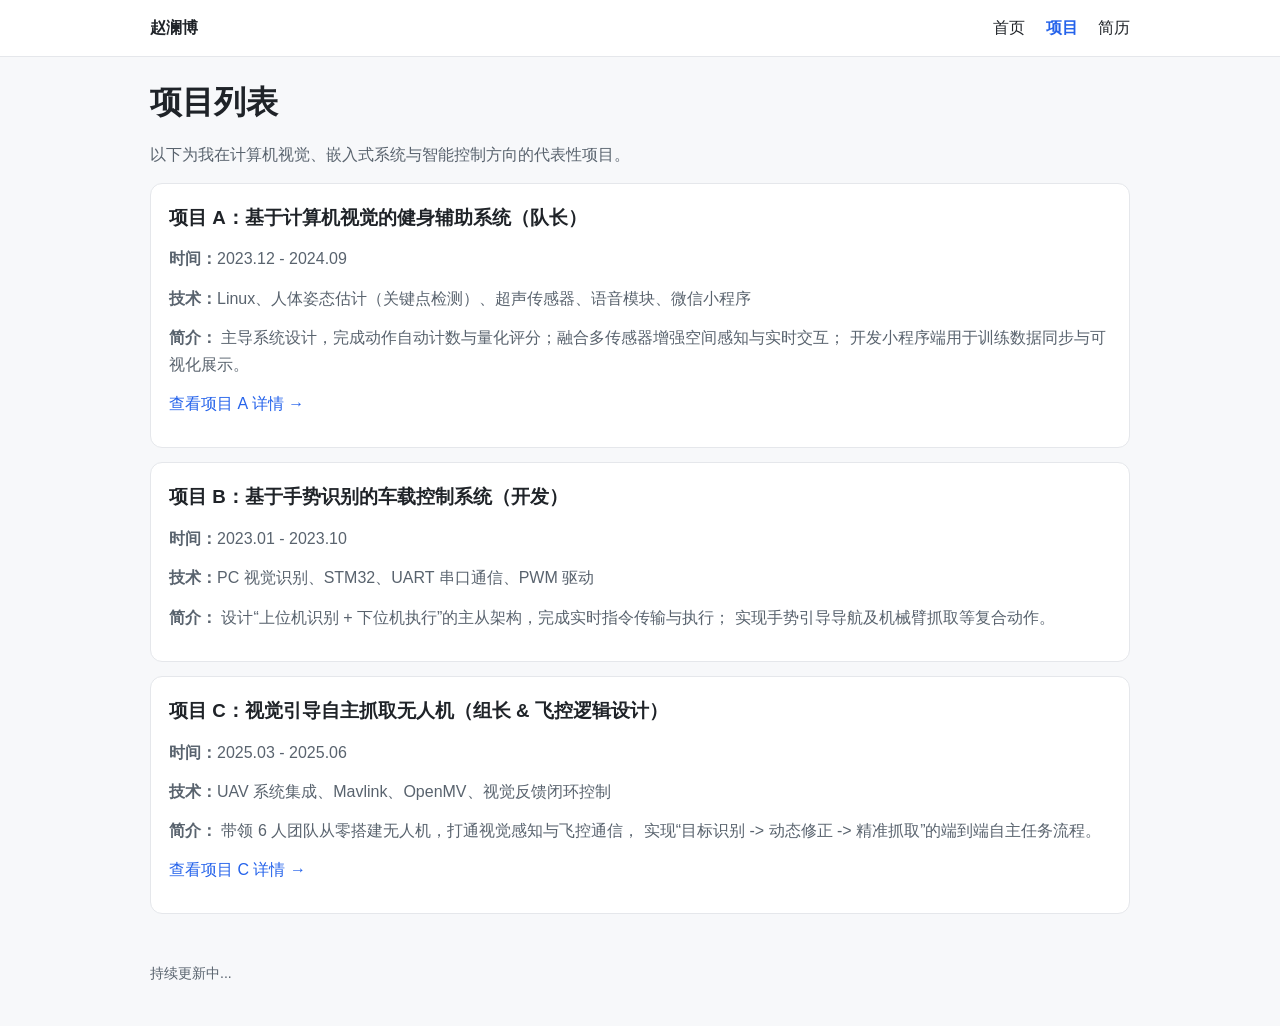
<file: projects.html>
<!doctype html>
<html lang="zh-CN">
<head>
  <meta charset="UTF-8" />
  <meta name="viewport" content="width=device-width, initial-scale=1.0" />
  <title>项目 | 赵澜博</title>
  <meta name="description" content="赵澜博项目列表：视觉、嵌入式与无人机方向实践" />
  <link rel="stylesheet" href="./style.css" />
</head>
<body>
  <header class="nav">
    <div class="container nav-inner">
      <strong>赵澜博</strong>
      <nav class="nav-links">
        <a href="./index.html">首页</a>
        <a class="active" href="./projects.html">项目</a>
        <a href="./resume.html">简历</a>
      </nav>
    </div>
  </header>

  <main class="container section">
    <h1>项目列表</h1>
    <p>以下为我在计算机视觉、嵌入式系统与智能控制方向的代表性项目。</p>

    <article class="card">
      <h3>项目 A：基于计算机视觉的健身辅助系统（队长）</h3>
      <p><strong>时间：</strong>2023.12 - 2024.09</p>
      <p><strong>技术：</strong>Linux、人体姿态估计（关键点检测）、超声传感器、语音模块、微信小程序</p>
      <p>
        <strong>简介：</strong>
        主导系统设计，完成动作自动计数与量化评分；融合多传感器增强空间感知与实时交互；
        开发小程序端用于训练数据同步与可视化展示。
      </p>
    <p><a href="./project-fitness.html">查看项目 A 详情 →</a></p>
    </article>

    <article class="card">
      <h3>项目 B：基于手势识别的车载控制系统（开发）</h3>
      <p><strong>时间：</strong>2023.01 - 2023.10</p>
      <p><strong>技术：</strong>PC 视觉识别、STM32、UART 串口通信、PWM 驱动</p>
      <p>
        <strong>简介：</strong>
        设计“上位机识别 + 下位机执行”的主从架构，完成实时指令传输与执行；
        实现手势引导导航及机械臂抓取等复合动作。
      </p>
    </article>

    <article class="card">
      <h3>项目 C：视觉引导自主抓取无人机（组长 & 飞控逻辑设计）</h3>
      <p><strong>时间：</strong>2025.03 - 2025.06</p>
      <p><strong>技术：</strong>UAV 系统集成、Mavlink、OpenMV、视觉反馈闭环控制</p>
      <p>
        <strong>简介：</strong>
        带领 6 人团队从零搭建无人机，打通视觉感知与飞控通信，
        实现“目标识别 -> 动态修正 -> 精准抓取”的端到端自主任务流程。
      </p>
      <p><a href="./project-detail.html">查看项目 C 详情 →</a></p>
    </article>
  </main>

  <footer class="container footer">
    持续更新中...
  </footer>
</body>
</html>
</file>
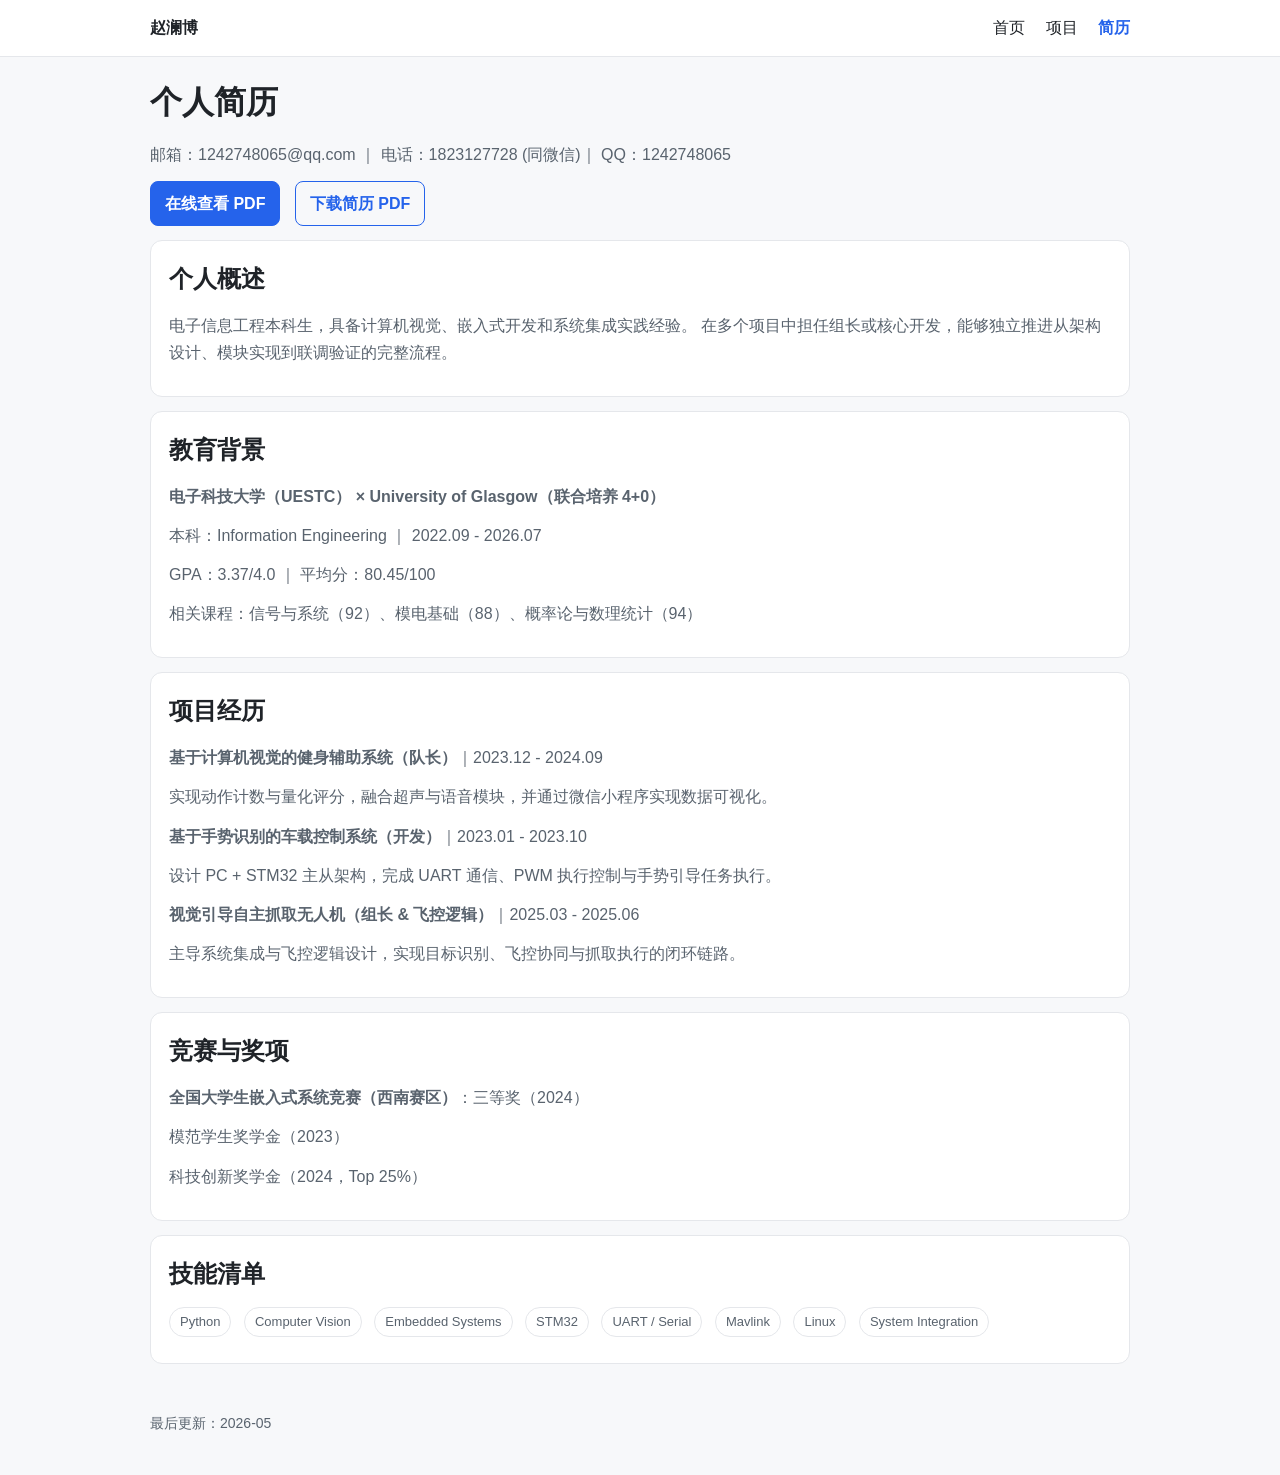
<file: resume.html>
<!doctype html>
<html lang="zh-CN">
<head>
  <meta charset="UTF-8" />
  <meta name="viewport" content="width=device-width, initial-scale=1.0" />
  <title>简历 | 赵澜博</title>
  <meta name="description" content="赵澜博简历：教育背景、项目经历、竞赛与技能" />
  <link rel="stylesheet" href="./style.css" />
</head>
<body>
  <header class="nav">
    <div class="container nav-inner">
      <strong>赵澜博</strong>
      <nav class="nav-links">
        <a href="./index.html">首页</a>
        <a href="./projects.html">项目</a>
        <a class="active" href="./resume.html">简历</a>
      </nav>
    </div>
  </header>

  <main class="container section">
    <h1>个人简历</h1>
    <p>
      邮箱：1242748065@qq.com ｜ 电话：1823127728 (同微信)｜ QQ：1242748065
    </p>
    <p>
      <a class="btn primary" href="./files/CVZhaoLanbo.pdf" target="_blank">在线查看 PDF</a>
      <a class="btn" href="./files/CVZhaoLanbo.pdf" download>下载简历 PDF</a>
    </p>

    <section class="card">
      <h2>个人概述</h2>
      <p>
        电子信息工程本科生，具备计算机视觉、嵌入式开发和系统集成实践经验。
        在多个项目中担任组长或核心开发，能够独立推进从架构设计、模块实现到联调验证的完整流程。
      </p>
    </section>

    <section class="card">
      <h2>教育背景</h2>
      <p><strong>电子科技大学（UESTC） × University of Glasgow（联合培养 4+0）</strong></p>
      <p>本科：Information Engineering ｜ 2022.09 - 2026.07</p>
      <p>GPA：3.37/4.0 ｜ 平均分：80.45/100</p>
      <p>
        相关课程：信号与系统（92）、模电基础（88）、概率论与数理统计（94）
      </p>
    </section>

    <section class="card">
      <h2>项目经历</h2>
      <p><strong>基于计算机视觉的健身辅助系统（队长）</strong>｜2023.12 - 2024.09</p>
      <p>实现动作计数与量化评分，融合超声与语音模块，并通过微信小程序实现数据可视化。</p>

      <p><strong>基于手势识别的车载控制系统（开发）</strong>｜2023.01 - 2023.10</p>
      <p>设计 PC + STM32 主从架构，完成 UART 通信、PWM 执行控制与手势引导任务执行。</p>

      <p><strong>视觉引导自主抓取无人机（组长 & 飞控逻辑）</strong>｜2025.03 - 2025.06</p>
      <p>主导系统集成与飞控逻辑设计，实现目标识别、飞控协同与抓取执行的闭环链路。</p>
    </section>

    <section class="card">
      <h2>竞赛与奖项</h2>
      <p><strong>全国大学生嵌入式系统竞赛（西南赛区）</strong>：三等奖（2024）</p>
      <p>模范学生奖学金（2023）</p>
      <p>科技创新奖学金（2024，Top 25%）</p>
    </section>

    <section class="card">
      <h2>技能清单</h2>
      <span class="tag">Python</span>
      <span class="tag">Computer Vision</span>
      <span class="tag">Embedded Systems</span>
      <span class="tag">STM32</span>
      <span class="tag">UART / Serial</span>
      <span class="tag">Mavlink</span>
      <span class="tag">Linux</span>
      <span class="tag">System Integration</span>
    </section>
  </main>

  <footer class="container footer">
    最后更新：2026-05
  </footer>
</body>
</html>
</file>
<file: style.css>
:root {
  --bg: #f7f8fa;
  --card: #ffffff;
  --text: #1f2328;
  --sub: #59636e;
  --brand: #2563eb;
  --line: #e5e7eb;
  --max: 980px;
}

* { box-sizing: border-box; }

body {
  margin: 0;
  font-family: -apple-system, BlinkMacSystemFont, "Segoe UI", "PingFang SC",
    "Hiragino Sans GB", "Microsoft YaHei", sans-serif;
  color: var(--text);
  background: var(--bg);
  line-height: 1.7;
}

a {
  color: var(--brand);
  text-decoration: none;
}
a:hover { text-decoration: underline; }

.container {
  width: min(var(--max), 92%);
  margin: 0 auto;
}

.nav {
  background: #fff;
  border-bottom: 1px solid var(--line);
  position: sticky;
  top: 0;
  z-index: 10;
}
.nav-inner {
  display: flex;
  justify-content: space-between;
  align-items: center;
  min-height: 56px;
}
.nav-links a {
  margin-left: 16px;
  color: var(--text);
}
.nav-links a.active {
  color: var(--brand);
  font-weight: 600;
}

.hero {
  padding: 42px 0 20px;
  display: grid;
  grid-template-columns: 120px 1fr;
  gap: 20px;
  align-items: center;
}
.avatar {
  width: 120px;
  height: 120px;
  border-radius: 50%;
  object-fit: cover;
  border: 2px solid #fff;
  box-shadow: 0 4px 18px rgba(0,0,0,.08);
}
h1, h2, h3 { margin: 0 0 12px; }
p { margin: 0 0 12px; color: var(--sub); }

.section { padding: 18px 0 6px; }

.card {
  background: var(--card);
  border: 1px solid var(--line);
  border-radius: 12px;
  padding: 18px;
  margin: 14px 0;
}

.grid {
  display: grid;
  grid-template-columns: repeat(2, minmax(0, 1fr));
  gap: 14px;
}
@media (max-width: 760px) {
  .hero { grid-template-columns: 1fr; }
  .grid { grid-template-columns: 1fr; }
}

.tag {
  display: inline-block;
  margin: 0 8px 8px 0;
  padding: 3px 10px;
  border: 1px solid var(--line);
  border-radius: 999px;
  font-size: 13px;
  color: var(--sub);
  background: #fff;
}

.btn {
  display: inline-block;
  padding: 8px 14px;
  border-radius: 8px;
  border: 1px solid var(--brand);
  color: var(--brand);
  font-weight: 600;
  margin-right: 10px;
}
.btn.primary {
  background: var(--brand);
  color: #fff;
}
.cover, .shot {
  width: 100%;
  border-radius: 10px;
  border: 1px solid var(--line);
}

.footer {
  padding: 28px 0 40px;
  color: var(--sub);
  font-size: 14px;
}
.small { font-size: 14px; color: var(--sub); }
/* 项目页：配图网格 */
.gallery {
  display: grid;
  grid-template-columns: repeat(2, minmax(0, 1fr));
  gap: 14px;
}
@media (max-width: 760px) {
  .gallery { grid-template-columns: 1fr; }
}
.figure {
  margin: 0;
}
.figure img {
  width: 100%;
  border-radius: 10px;
  border: 1px solid var(--line);
  display: block;
}
.caption {
  margin-top: 8px;
  font-size: 14px;
  color: var(--sub);
}

/* 响应式视频 16:9 */
.video-wrap {
  position: relative;
  width: 100%;
  padding-bottom: 56.25%; /* 16:9 */
  height: 0;
  overflow: hidden;
  border-radius: 10px;
  border: 1px solid var(--line);
  background: #000;
}
.video-wrap iframe {
  position: absolute;
  top: 0;
  left: 0;
  width: 100%;
  height: 100%;
  border: 0;
}
video.project-video {
  width: 100%;
  border-radius: 10px;
  border: 1px solid var(--line);
  background: #000;
}
</file>
